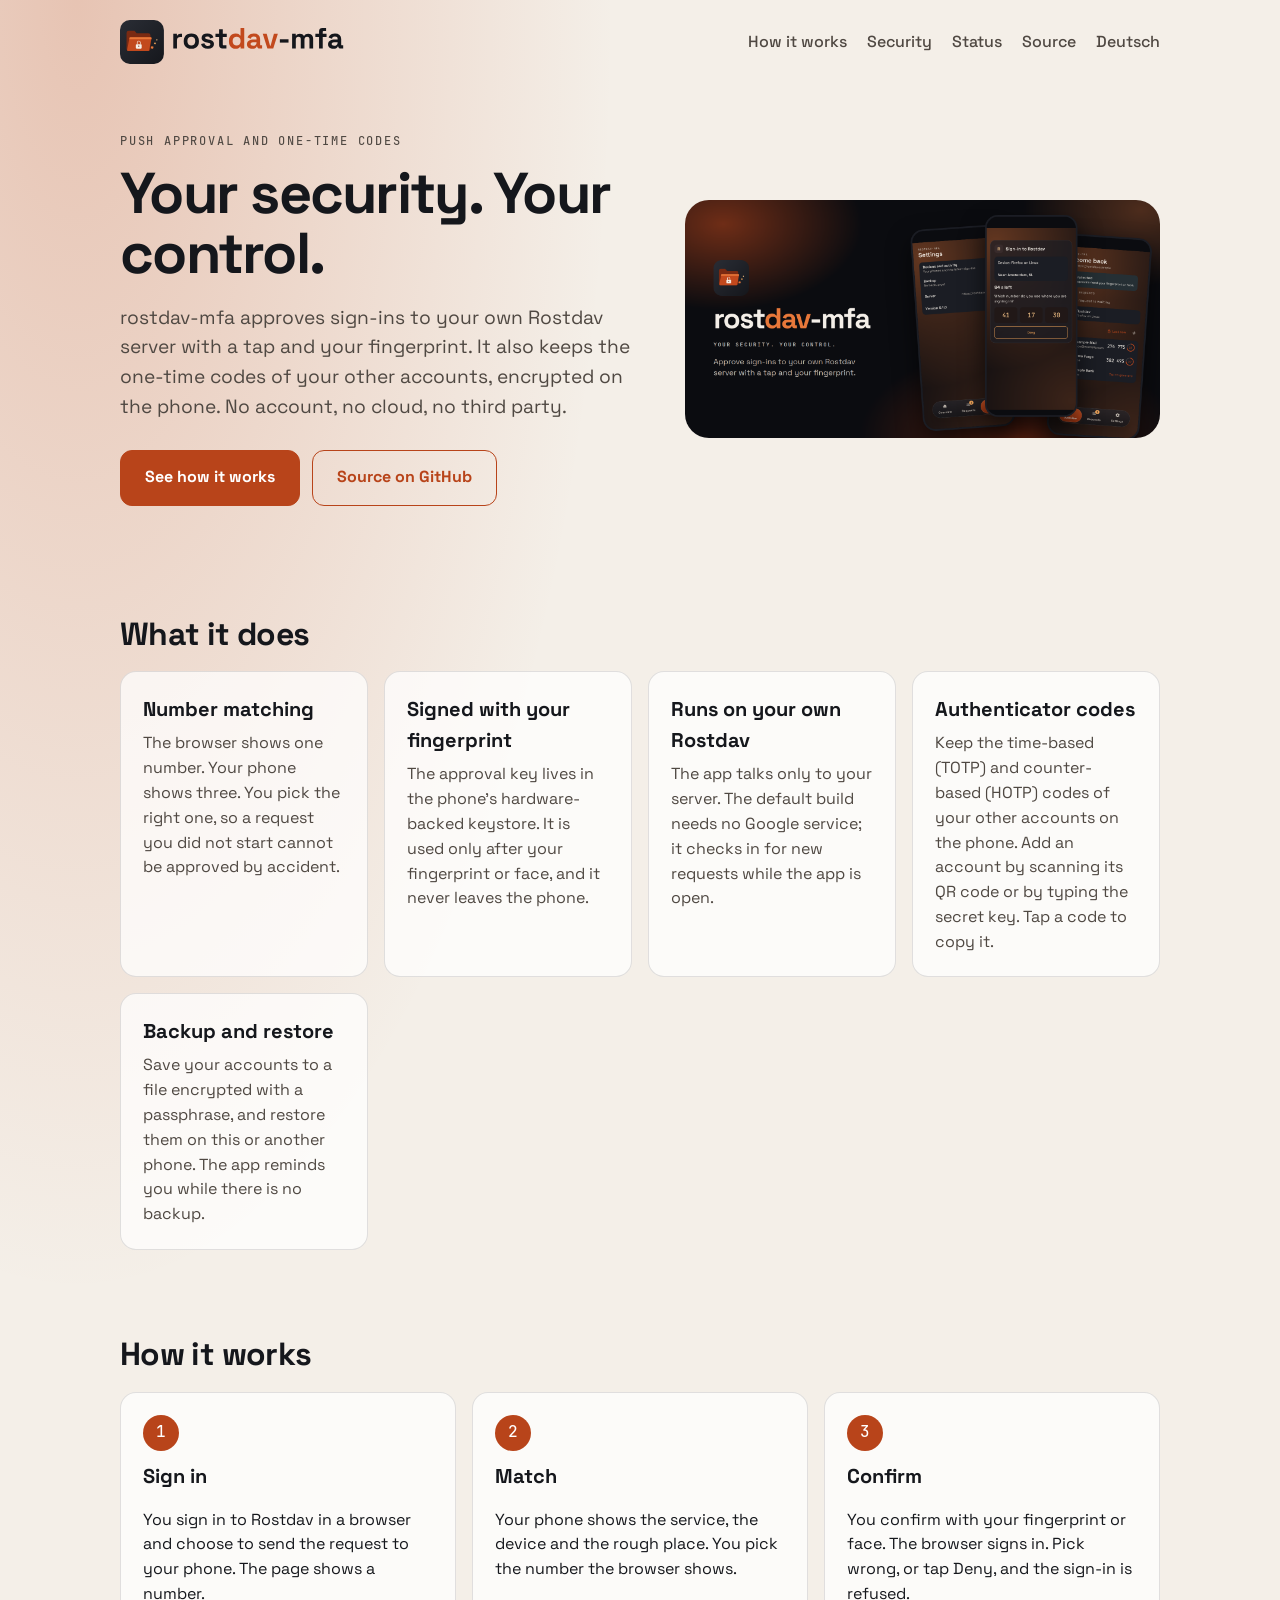
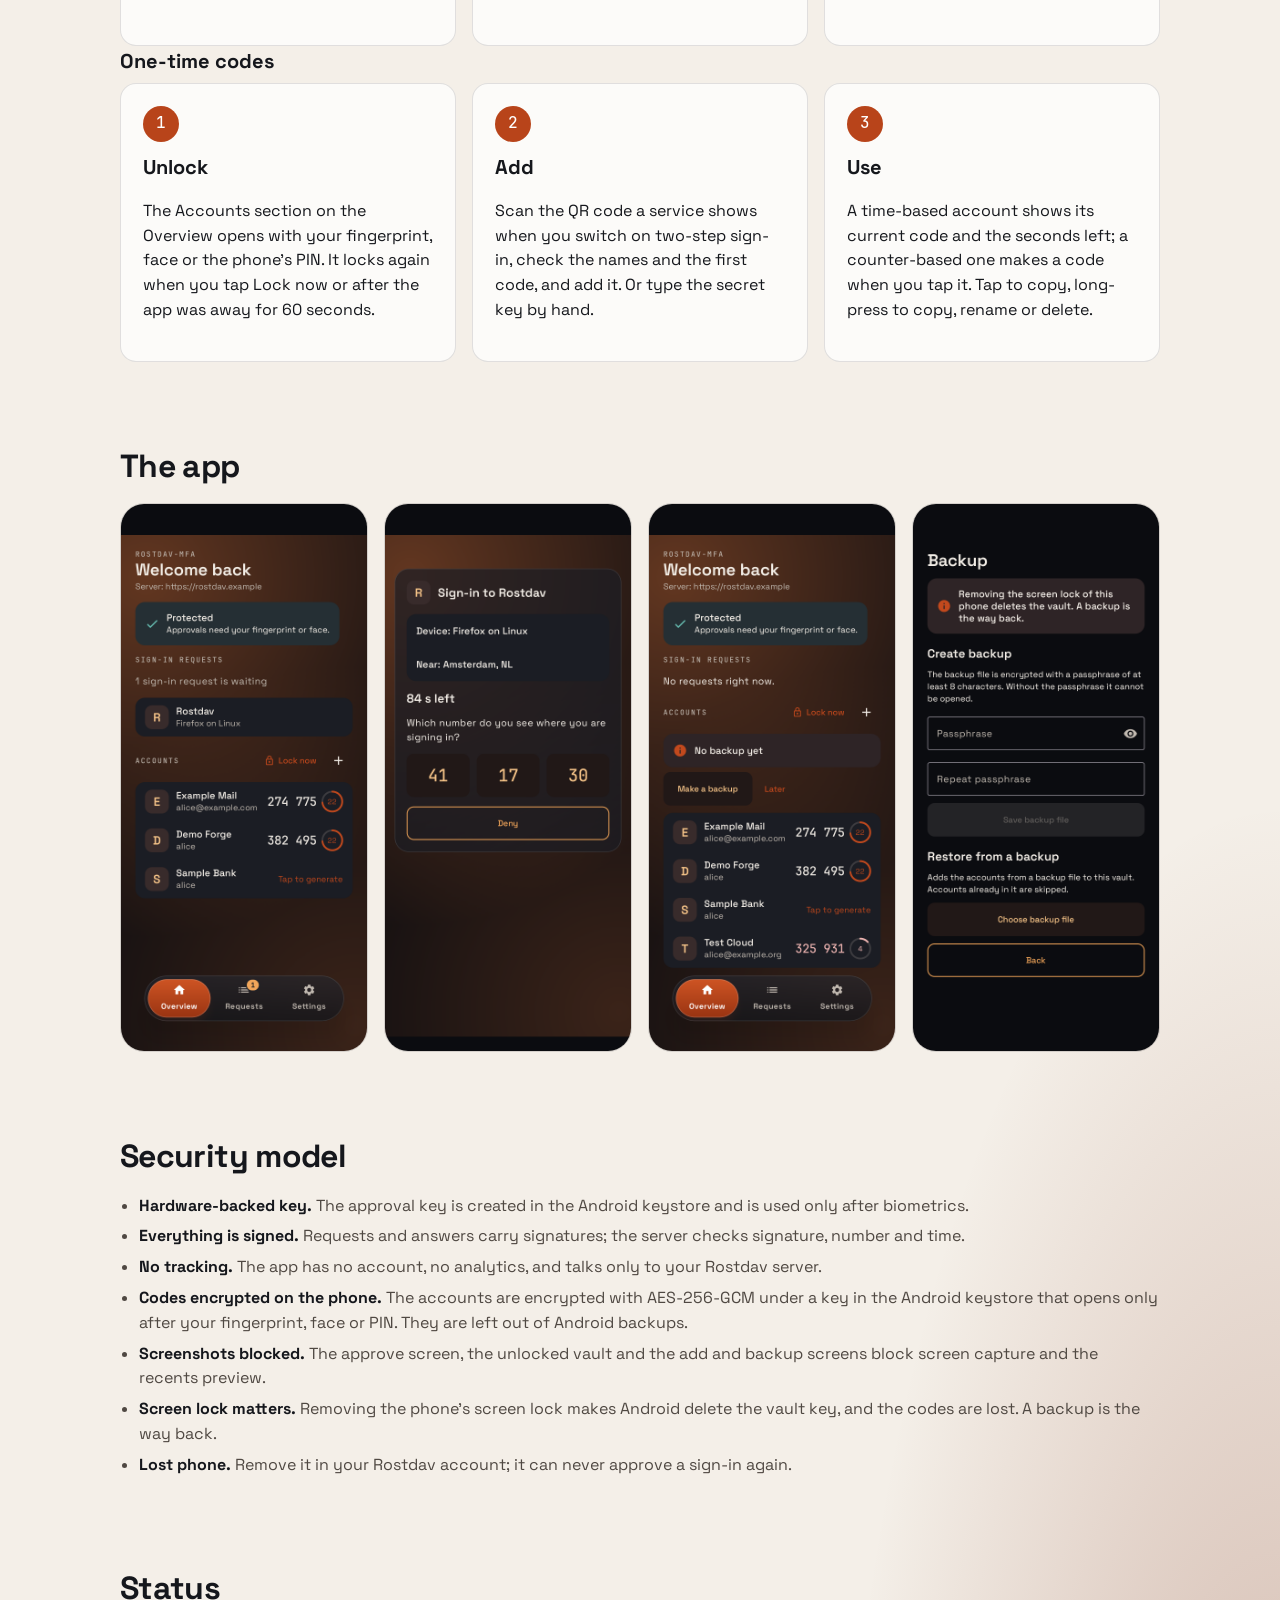
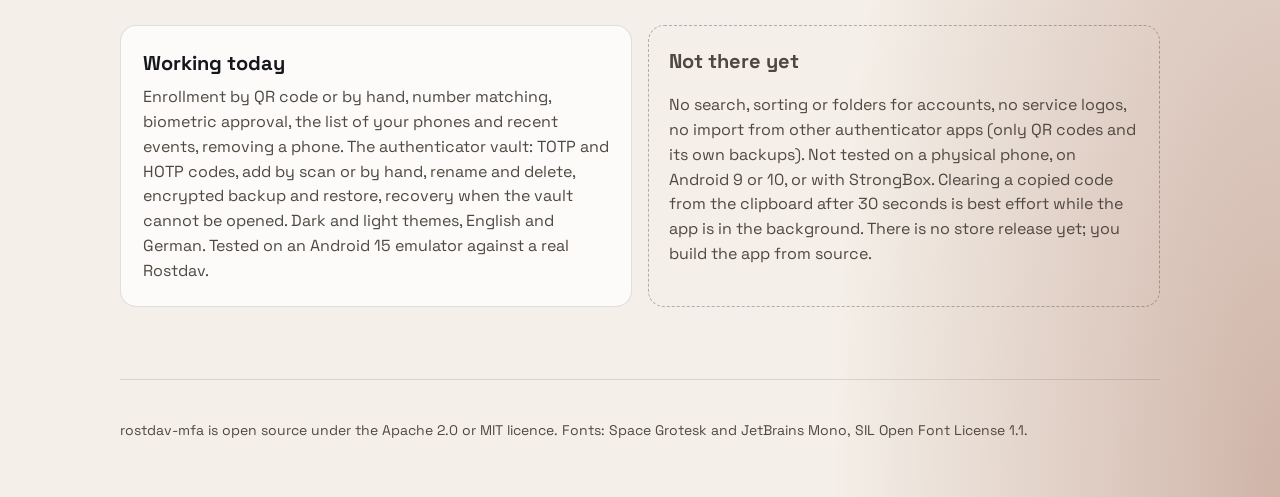
<file: site/index.html>
<!doctype html>
<html lang="en">
<head>
<meta charset="utf-8">
<meta name="viewport" content="width=device-width, initial-scale=1">
<title>rostdav-mfa: approve Rostdav sign-ins and keep your one-time codes</title>
<meta name="description" content="rostdav-mfa is a self-hosted authenticator for your own Rostdav server: approve a sign-in with a tap and your fingerprint, and keep the one-time codes of your other accounts encrypted on the phone.">
<link rel="alternate" hreflang="de" href="index.de.html">
<link rel="icon" href="assets/icon.svg" type="image/svg+xml">
<link rel="stylesheet" href="tokens.css">
<link rel="stylesheet" href="style.css">
</head>
<body>
<div class="wrap">
<header class="top">
<a href="index.html" aria-label="rostdav-mfa"><picture><source media="(prefers-color-scheme: dark)" srcset="assets/lockup-dark.svg"><img src="assets/lockup-light.svg" alt="rostdav-mfa" width="210" height="44"></picture></a>
<nav aria-label="Main"><a href="#how">How it works</a><a href="#security">Security</a><a href="#status">Status</a><a href="https://github.com/pierrejochem/rostdav-mfa">Source</a><a href="index.de.html" hreflang="de" lang="de">Deutsch</a></nav>
</header>
<main>
<div class="hero">
<div>
<div class="eyebrow">Push approval and one-time codes</div>
<h1>Your security. Your control.</h1>
<p class="lead">rostdav-mfa approves sign-ins to your own Rostdav server with a tap and your fingerprint. It also keeps the one-time codes of your other accounts, encrypted on the phone. No account, no cloud, no third party.</p>
<div class="cta"><a class="btn" href="#how">See how it works</a><a class="btn o" href="https://github.com/pierrejochem/rostdav-mfa">Source on GitHub</a></div>
</div>
<img src="assets/hero.png" alt="Three phone screens: the settings, the approve screen with three numbers, and the overview with a waiting request and one-time codes." width="1600" height="800">
</div>
<section aria-labelledby="f">
<h2 id="f">What it does</h2>
<div class="grid">
<div class="card"><h3>Number matching</h3><p>The browser shows one number. Your phone shows three. You pick the right one, so a request you did not start cannot be approved by accident.</p></div>
<div class="card"><h3>Signed with your fingerprint</h3><p>The approval key lives in the phone's hardware-backed keystore. It is used only after your fingerprint or face, and it never leaves the phone.</p></div>
<div class="card"><h3>Runs on your own Rostdav</h3><p>The app talks only to your server. The default build needs no Google service; it checks in for new requests while the app is open.</p></div>
<div class="card"><h3>Authenticator codes</h3><p>Keep the time-based (TOTP) and counter-based (HOTP) codes of your other accounts on the phone. Add an account by scanning its QR code or by typing the secret key. Tap a code to copy it.</p></div>
<div class="card"><h3>Backup and restore</h3><p>Save your accounts to a file encrypted with a passphrase, and restore them on this or another phone. The app reminds you while there is no backup.</p></div>
</div>
</section>
<section id="how" aria-labelledby="hw">
<h2 id="hw">How it works</h2>
<ol class="steps">
<li><h3>Sign in</h3><p>You sign in to Rostdav in a browser and choose to send the request to your phone. The page shows a number.</p></li>
<li><h3>Match</h3><p>Your phone shows the service, the device and the rough place. You pick the number the browser shows.</p></li>
<li><h3>Confirm</h3><p>You confirm with your fingerprint or face. The browser signs in. Pick wrong, or tap Deny, and the sign-in is refused.</p></li>
</ol>
<h3>One-time codes</h3>
<ol class="steps">
<li><h3>Unlock</h3><p>The Accounts section on the Overview opens with your fingerprint, face or the phone's PIN. It locks again when you tap Lock now or after the app was away for 60 seconds.</p></li>
<li><h3>Add</h3><p>Scan the QR code a service shows when you switch on two-step sign-in, check the names and the first code, and add it. Or type the secret key by hand.</p></li>
<li><h3>Use</h3><p>A time-based account shows its current code and the seconds left; a counter-based one makes a code when you tap it. Tap to copy, long-press to copy, rename or delete.</p></li>
</ol>
</section>
<section aria-labelledby="sc">
<h2 id="sc">The app</h2>
<div class="shots">
<img src="assets/05-overview-request-dark.png" alt="Overview with one waiting sign-in request and three accounts with their codes" width="1080" height="2400" loading="lazy">
<img src="assets/09-approve-dark.png" alt="Approve screen with three numbers to pick from" width="1080" height="2400" loading="lazy">
<img src="assets/11-accounts-dark.png" alt="The Accounts section with live codes and the reminder that there is no backup yet" width="1080" height="2400" loading="lazy">
<img src="assets/13-backup-dark.png" alt="The Backup screen: create a backup with a passphrase, or restore one" width="1080" height="2400" loading="lazy">
</div>
</section>
<section id="security" aria-labelledby="sm">
<h2 id="sm">Security model</h2>
<ul class="facts">
<li><strong>Hardware-backed key.</strong> The approval key is created in the Android keystore and is used only after biometrics.</li><li><strong>Everything is signed.</strong> Requests and answers carry signatures; the server checks signature, number and time.</li><li><strong>No tracking.</strong> The app has no account, no analytics, and talks only to your Rostdav server.</li><li><strong>Codes encrypted on the phone.</strong> The accounts are encrypted with AES-256-GCM under a key in the Android keystore that opens only after your fingerprint, face or PIN. They are left out of Android backups.</li><li><strong>Screenshots blocked.</strong> The approve screen, the unlocked vault and the add and backup screens block screen capture and the recents preview.</li><li><strong>Screen lock matters.</strong> Removing the phone's screen lock makes Android delete the vault key, and the codes are lost. A backup is the way back.</li><li><strong>Lost phone.</strong> Remove it in your Rostdav account; it can never approve a sign-in again.</li>
</ul>
</section>
<section id="status" aria-labelledby="st">
<h2 id="st">Status</h2>
<div class="grid">
<div class="card"><h3>Working today</h3><p>Enrollment by QR code or by hand, number matching, biometric approval, the list of your phones and recent events, removing a phone. The authenticator vault: TOTP and HOTP codes, add by scan or by hand, rename and delete, encrypted backup and restore, recovery when the vault cannot be opened. Dark and light themes, English and German. Tested on an Android 15 emulator against a real Rostdav.</p></div>
<div class="note"><h3>Not there yet</h3><p>No search, sorting or folders for accounts, no service logos, no import from other authenticator apps (only QR codes and its own backups). Not tested on a physical phone, on Android 9 or 10, or with StrongBox. Clearing a copied code from the clipboard after 30 seconds is best effort while the app is in the background. There is no store release yet; you build the app from source.</p></div>
</div>
</section>
</main>
<footer>rostdav-mfa is open source under the Apache 2.0 or MIT licence. Fonts: Space Grotesk and JetBrains Mono, SIL Open Font License 1.1.</footer>
</div>
</body>
</html>
</file>
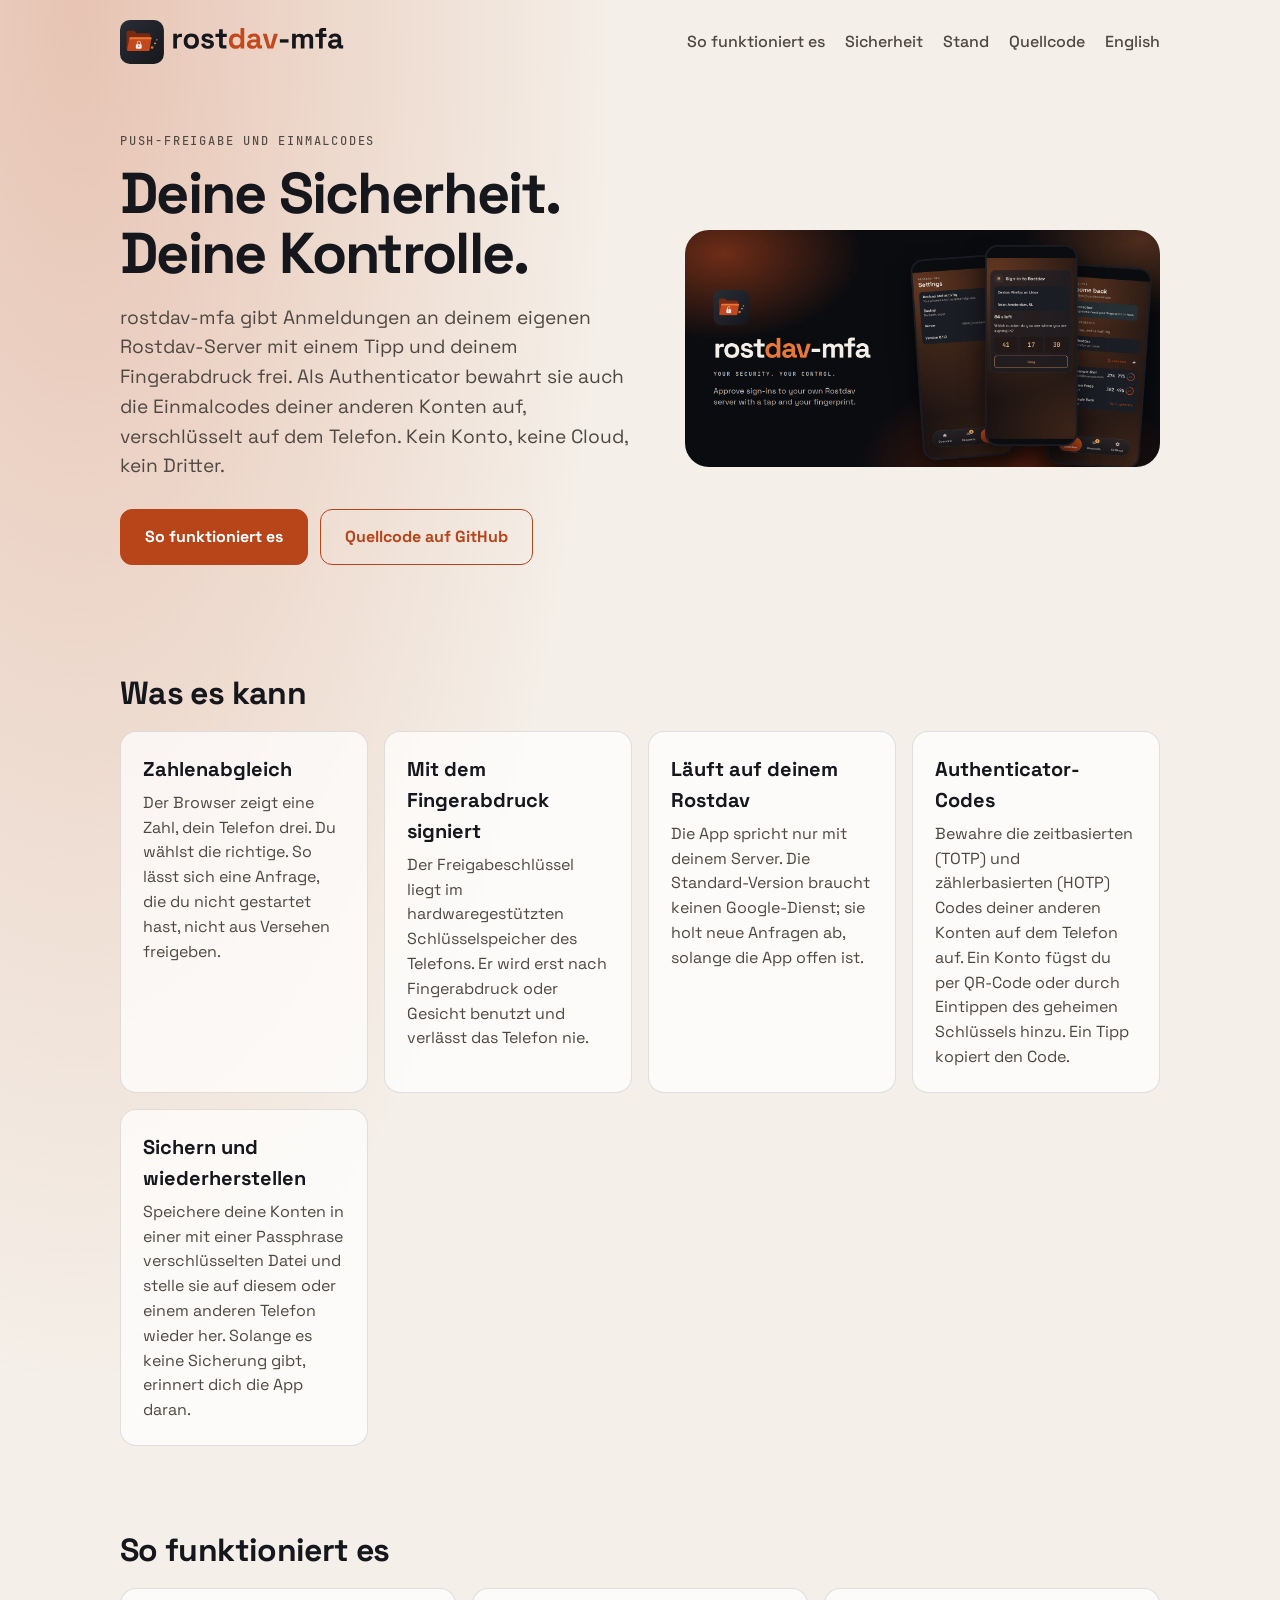
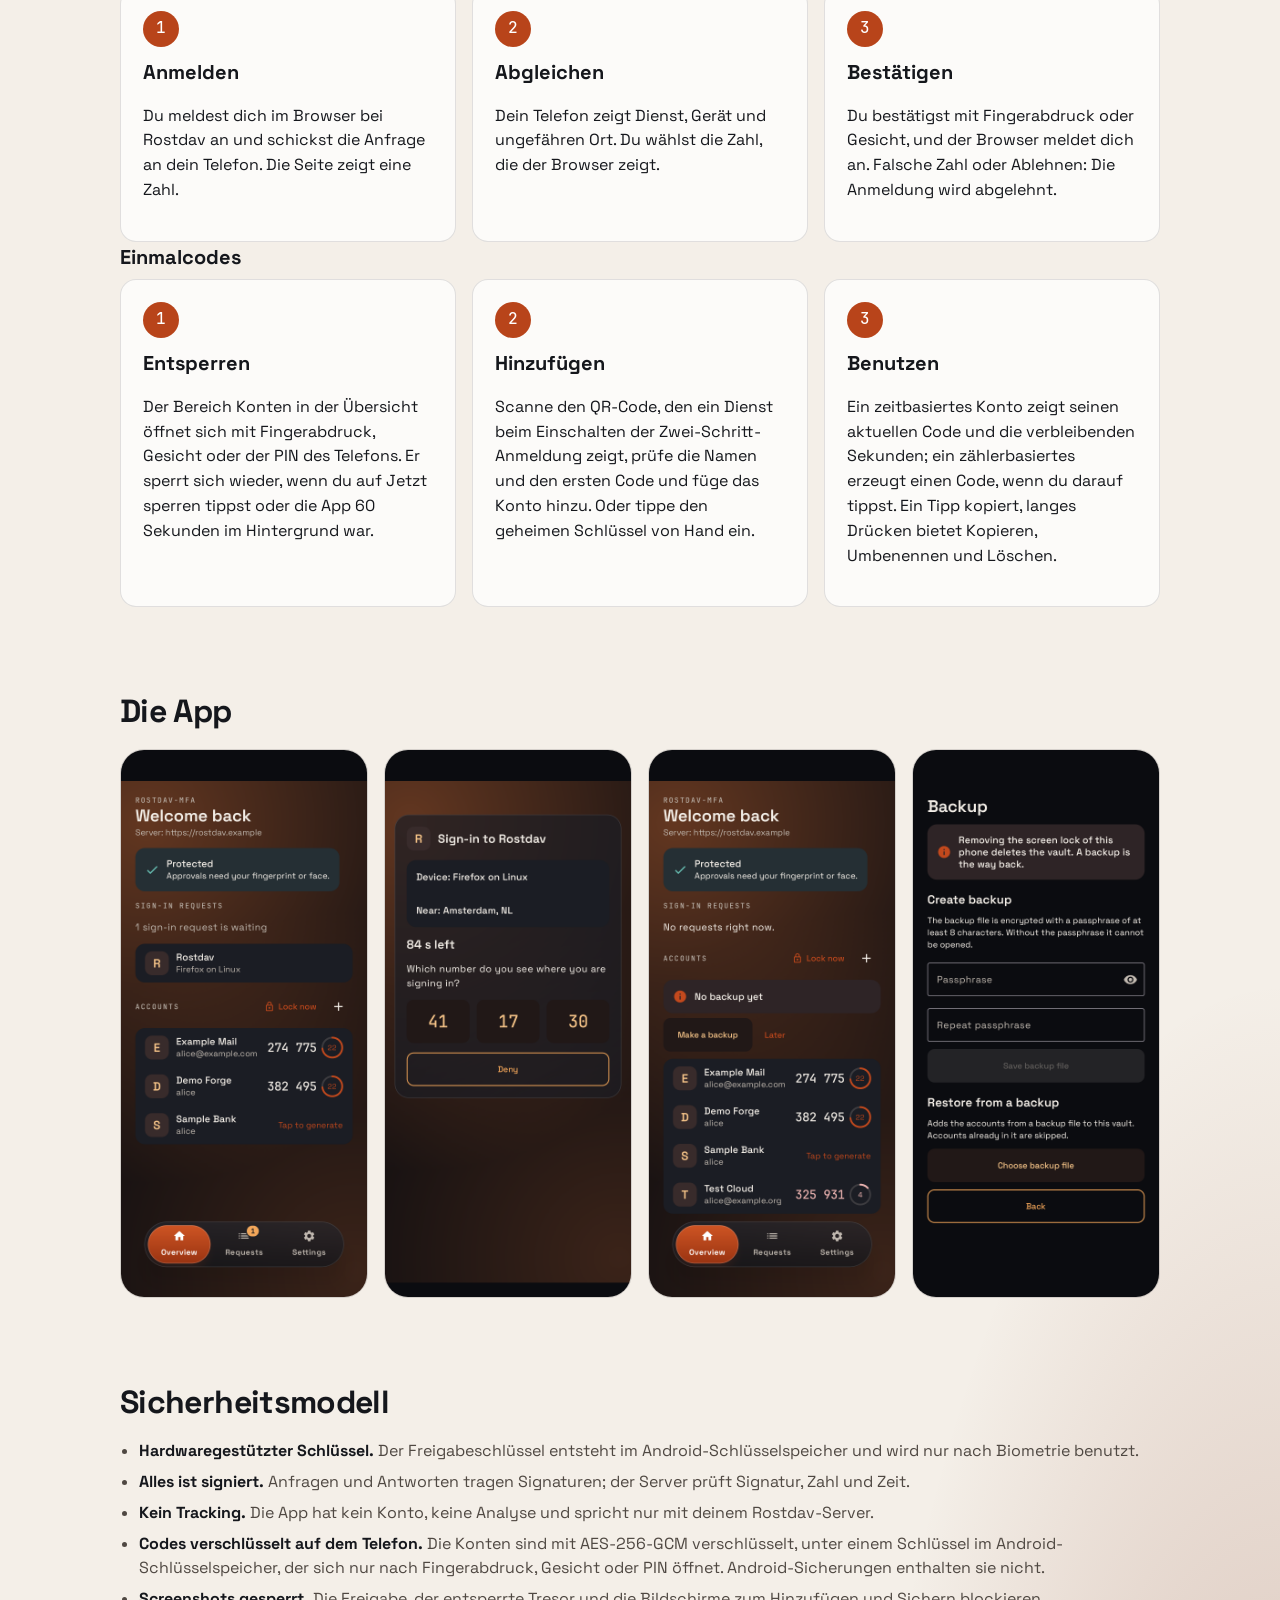
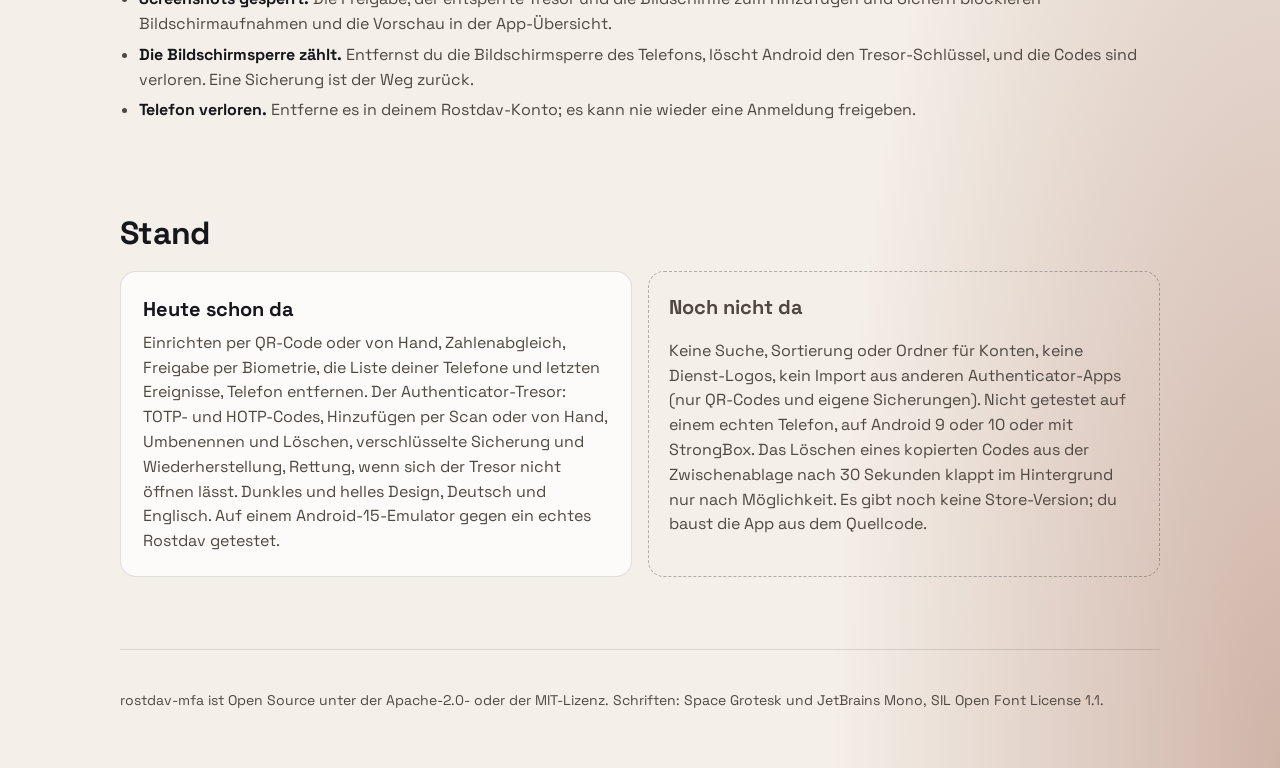
<file: site/index.de.html>
<!doctype html>
<html lang="de">
<head>
<meta charset="utf-8">
<meta name="viewport" content="width=device-width, initial-scale=1">
<title>rostdav-mfa: Rostdav-Anmeldungen freigeben und Einmalcodes aufbewahren</title>
<meta name="description" content="rostdav-mfa ist ein selbst gehosteter Authenticator für deinen eigenen Rostdav-Server: Anmeldung mit einem Tipp und deinem Fingerabdruck freigeben und die Einmalcodes deiner anderen Konten verschlüsselt auf dem Telefon aufbewahren.">
<link rel="alternate" hreflang="en" href="index.html">
<link rel="icon" href="assets/icon.svg" type="image/svg+xml">
<link rel="stylesheet" href="tokens.css">
<link rel="stylesheet" href="style.css">
</head>
<body>
<div class="wrap">
<header class="top">
<a href="index.de.html" aria-label="rostdav-mfa"><picture><source media="(prefers-color-scheme: dark)" srcset="assets/lockup-dark.svg"><img src="assets/lockup-light.svg" alt="rostdav-mfa" width="210" height="44"></picture></a>
<nav aria-label="Hauptmenü"><a href="#how">So funktioniert es</a><a href="#security">Sicherheit</a><a href="#status">Stand</a><a href="https://github.com/pierrejochem/rostdav-mfa">Quellcode</a><a href="index.html" hreflang="en" lang="en">English</a></nav>
</header>
<main>
<div class="hero">
<div>
<div class="eyebrow">Push-Freigabe und Einmalcodes</div>
<h1>Deine Sicherheit. Deine Kontrolle.</h1>
<p class="lead">rostdav-mfa gibt Anmeldungen an deinem eigenen Rostdav-Server mit einem Tipp und deinem Fingerabdruck frei. Als Authenticator bewahrt sie auch die Einmalcodes deiner anderen Konten auf, verschlüsselt auf dem Telefon. Kein Konto, keine Cloud, kein Dritter.</p>
<div class="cta"><a class="btn" href="#how">So funktioniert es</a><a class="btn o" href="https://github.com/pierrejochem/rostdav-mfa">Quellcode auf GitHub</a></div>
</div>
<img src="assets/hero.png" alt="Drei Telefon-Bildschirme: die Einstellungen, die Freigabe mit drei Zahlen und die Übersicht mit einer wartenden Anfrage und Einmalcodes." width="1600" height="800">
</div>
<section aria-labelledby="f">
<h2 id="f">Was es kann</h2>
<div class="grid">
<div class="card"><h3>Zahlenabgleich</h3><p>Der Browser zeigt eine Zahl, dein Telefon drei. Du wählst die richtige. So lässt sich eine Anfrage, die du nicht gestartet hast, nicht aus Versehen freigeben.</p></div>
<div class="card"><h3>Mit dem Fingerabdruck signiert</h3><p>Der Freigabeschlüssel liegt im hardwaregestützten Schlüsselspeicher des Telefons. Er wird erst nach Fingerabdruck oder Gesicht benutzt und verlässt das Telefon nie.</p></div>
<div class="card"><h3>Läuft auf deinem Rostdav</h3><p>Die App spricht nur mit deinem Server. Die Standard-Version braucht keinen Google-Dienst; sie holt neue Anfragen ab, solange die App offen ist.</p></div>
<div class="card"><h3>Authenticator-Codes</h3><p>Bewahre die zeitbasierten (TOTP) und zählerbasierten (HOTP) Codes deiner anderen Konten auf dem Telefon auf. Ein Konto fügst du per QR-Code oder durch Eintippen des geheimen Schlüssels hinzu. Ein Tipp kopiert den Code.</p></div>
<div class="card"><h3>Sichern und wiederherstellen</h3><p>Speichere deine Konten in einer mit einer Passphrase verschlüsselten Datei und stelle sie auf diesem oder einem anderen Telefon wieder her. Solange es keine Sicherung gibt, erinnert dich die App daran.</p></div>
</div>
</section>
<section id="how" aria-labelledby="hw">
<h2 id="hw">So funktioniert es</h2>
<ol class="steps">
<li><h3>Anmelden</h3><p>Du meldest dich im Browser bei Rostdav an und schickst die Anfrage an dein Telefon. Die Seite zeigt eine Zahl.</p></li>
<li><h3>Abgleichen</h3><p>Dein Telefon zeigt Dienst, Gerät und ungefähren Ort. Du wählst die Zahl, die der Browser zeigt.</p></li>
<li><h3>Bestätigen</h3><p>Du bestätigst mit Fingerabdruck oder Gesicht, und der Browser meldet dich an. Falsche Zahl oder Ablehnen: Die Anmeldung wird abgelehnt.</p></li>
</ol>
<h3>Einmalcodes</h3>
<ol class="steps">
<li><h3>Entsperren</h3><p>Der Bereich Konten in der Übersicht öffnet sich mit Fingerabdruck, Gesicht oder der PIN des Telefons. Er sperrt sich wieder, wenn du auf Jetzt sperren tippst oder die App 60 Sekunden im Hintergrund war.</p></li>
<li><h3>Hinzufügen</h3><p>Scanne den QR-Code, den ein Dienst beim Einschalten der Zwei-Schritt-Anmeldung zeigt, prüfe die Namen und den ersten Code und füge das Konto hinzu. Oder tippe den geheimen Schlüssel von Hand ein.</p></li>
<li><h3>Benutzen</h3><p>Ein zeitbasiertes Konto zeigt seinen aktuellen Code und die verbleibenden Sekunden; ein zählerbasiertes erzeugt einen Code, wenn du darauf tippst. Ein Tipp kopiert, langes Drücken bietet Kopieren, Umbenennen und Löschen.</p></li>
</ol>
</section>
<section aria-labelledby="sc">
<h2 id="sc">Die App</h2>
<div class="shots">
<img src="assets/05-overview-request-dark.png" alt="Übersicht mit einer wartenden Anmeldeanfrage und drei Konten mit ihren Codes" width="1080" height="2400" loading="lazy">
<img src="assets/09-approve-dark.png" alt="Freigabe mit drei Zahlen zur Auswahl" width="1080" height="2400" loading="lazy">
<img src="assets/11-accounts-dark.png" alt="Der Bereich Konten mit laufenden Codes und dem Hinweis, dass es noch keine Sicherung gibt" width="1080" height="2400" loading="lazy">
<img src="assets/13-backup-dark.png" alt="Der Sicherungs-Bildschirm: Sicherung mit Passphrase erstellen oder wiederherstellen" width="1080" height="2400" loading="lazy">
</div>
</section>
<section id="security" aria-labelledby="sm">
<h2 id="sm">Sicherheitsmodell</h2>
<ul class="facts">
<li><strong>Hardwaregestützter Schlüssel.</strong> Der Freigabeschlüssel entsteht im Android-Schlüsselspeicher und wird nur nach Biometrie benutzt.</li><li><strong>Alles ist signiert.</strong> Anfragen und Antworten tragen Signaturen; der Server prüft Signatur, Zahl und Zeit.</li><li><strong>Kein Tracking.</strong> Die App hat kein Konto, keine Analyse und spricht nur mit deinem Rostdav-Server.</li><li><strong>Codes verschlüsselt auf dem Telefon.</strong> Die Konten sind mit AES-256-GCM verschlüsselt, unter einem Schlüssel im Android-Schlüsselspeicher, der sich nur nach Fingerabdruck, Gesicht oder PIN öffnet. Android-Sicherungen enthalten sie nicht.</li><li><strong>Screenshots gesperrt.</strong> Die Freigabe, der entsperrte Tresor und die Bildschirme zum Hinzufügen und Sichern blockieren Bildschirmaufnahmen und die Vorschau in der App-Übersicht.</li><li><strong>Die Bildschirmsperre zählt.</strong> Entfernst du die Bildschirmsperre des Telefons, löscht Android den Tresor-Schlüssel, und die Codes sind verloren. Eine Sicherung ist der Weg zurück.</li><li><strong>Telefon verloren.</strong> Entferne es in deinem Rostdav-Konto; es kann nie wieder eine Anmeldung freigeben.</li>
</ul>
</section>
<section id="status" aria-labelledby="st">
<h2 id="st">Stand</h2>
<div class="grid">
<div class="card"><h3>Heute schon da</h3><p>Einrichten per QR-Code oder von Hand, Zahlenabgleich, Freigabe per Biometrie, die Liste deiner Telefone und letzten Ereignisse, Telefon entfernen. Der Authenticator-Tresor: TOTP- und HOTP-Codes, Hinzufügen per Scan oder von Hand, Umbenennen und Löschen, verschlüsselte Sicherung und Wiederherstellung, Rettung, wenn sich der Tresor nicht öffnen lässt. Dunkles und helles Design, Deutsch und Englisch. Auf einem Android-15-Emulator gegen ein echtes Rostdav getestet.</p></div>
<div class="note"><h3>Noch nicht da</h3><p>Keine Suche, Sortierung oder Ordner für Konten, keine Dienst-Logos, kein Import aus anderen Authenticator-Apps (nur QR-Codes und eigene Sicherungen). Nicht getestet auf einem echten Telefon, auf Android 9 oder 10 oder mit StrongBox. Das Löschen eines kopierten Codes aus der Zwischenablage nach 30 Sekunden klappt im Hintergrund nur nach Möglichkeit. Es gibt noch keine Store-Version; du baust die App aus dem Quellcode.</p></div>
</div>
</section>
</main>
<footer>rostdav-mfa ist Open Source unter der Apache-2.0- oder der MIT-Lizenz. Schriften: Space Grotesk und JetBrains Mono, SIL Open Font License 1.1.</footer>
</div>
</body>
</html>
</file>
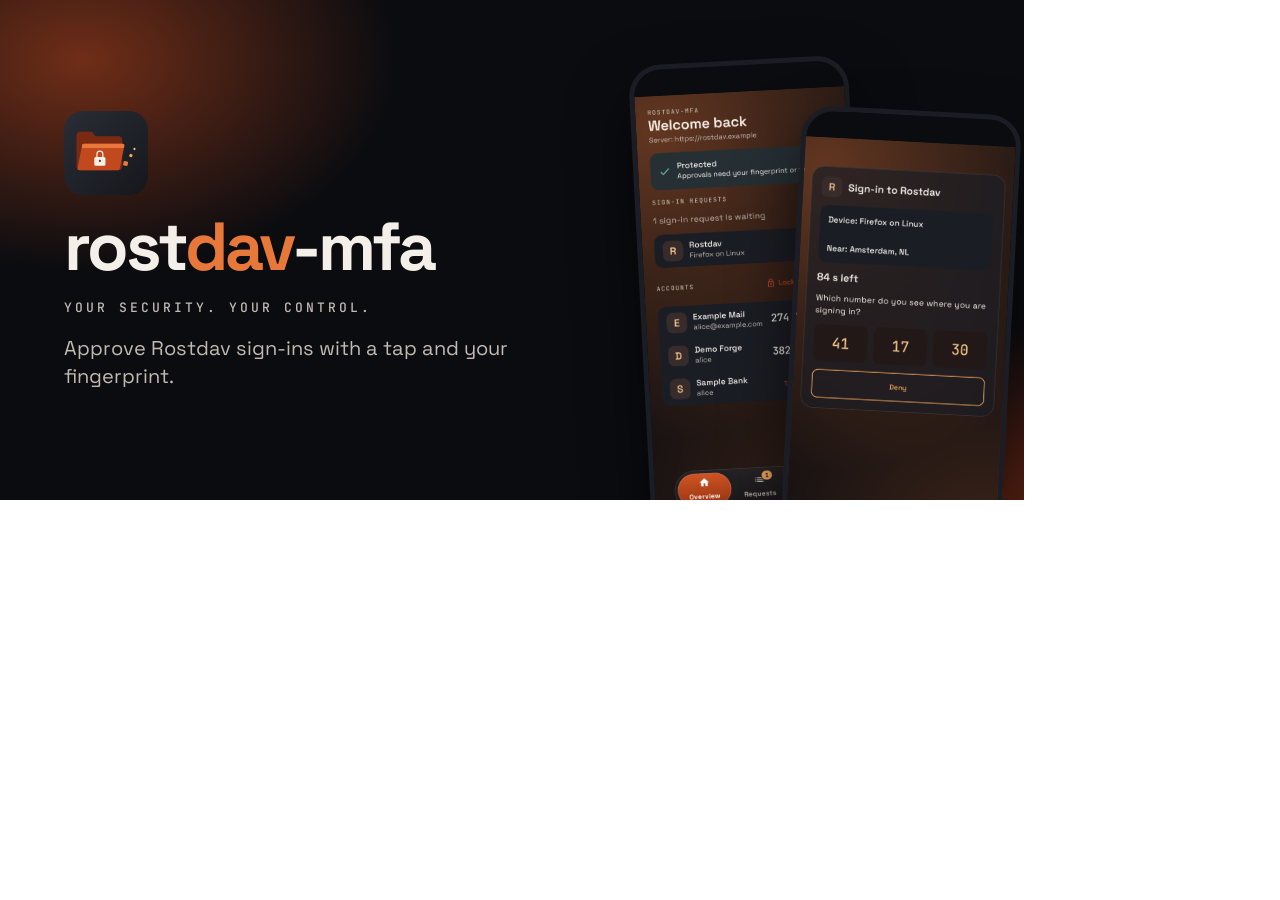
<file: brand/store/feature-graphic.html>
<!doctype html>
<html lang="en"><head><meta charset="utf-8"><title>rostdav-mfa feature graphic</title>
<link rel="stylesheet" href="https://fonts.googleapis.com/css2?family=Space+Grotesk:wght@400;700&family=JetBrains+Mono:wght@500&display=swap">
<style>
body{margin:0}
.g{width:1024px;height:500px;position:relative;overflow:hidden;color:#F4EFE8;font-family:'Space Grotesk',sans-serif;background:radial-gradient(44% 60% at 8% 12%,rgba(194,73,29,.55),transparent 70%),radial-gradient(40% 50% at 96% 100%,rgba(122,42,18,.75),transparent 70%),#0B0C10}
.copy{position:absolute;left:64px;top:0;bottom:0;display:flex;flex-direction:column;justify-content:center;gap:18px;width:520px}
.word{font-size:68px;font-weight:700;letter-spacing:-3px;line-height:1}.word i{font-style:normal;color:#E8783A}
.claim{font:500 13px 'JetBrains Mono',monospace;letter-spacing:3px;text-transform:uppercase;color:#C2BAB1}
.sub{font-size:20px;line-height:1.4;color:#C2BAB1}
.ph{position:absolute;width:210px;border-radius:32px;border:5px solid #1B1D24;box-shadow:0 30px 60px rgba(0,0,0,.6);overflow:hidden}.ph img{display:block;width:100%}
</style></head><body>
<div class="g">
<div class="copy"><img src="../logo/icon.svg" width="84" height="84" alt="rostdav-mfa icon"><div class="word"><span>rost</span><i>dav</i><span>-mfa</span></div><div class="claim">Your security. Your control.</div><div class="sub">Approve Rostdav sign-ins with a tap and your fingerprint.</div></div>
<div class="ph" style="left:640px;top:60px;transform:rotate(-3deg)"><img src="../../media/05-overview-request-dark.png" alt="Overview"></div>
<div class="ph" style="left:790px;top:110px;transform:rotate(3deg)"><img src="../../media/09-approve-dark.png" alt="Approve"></div>
</div>
</body></html>
</file>
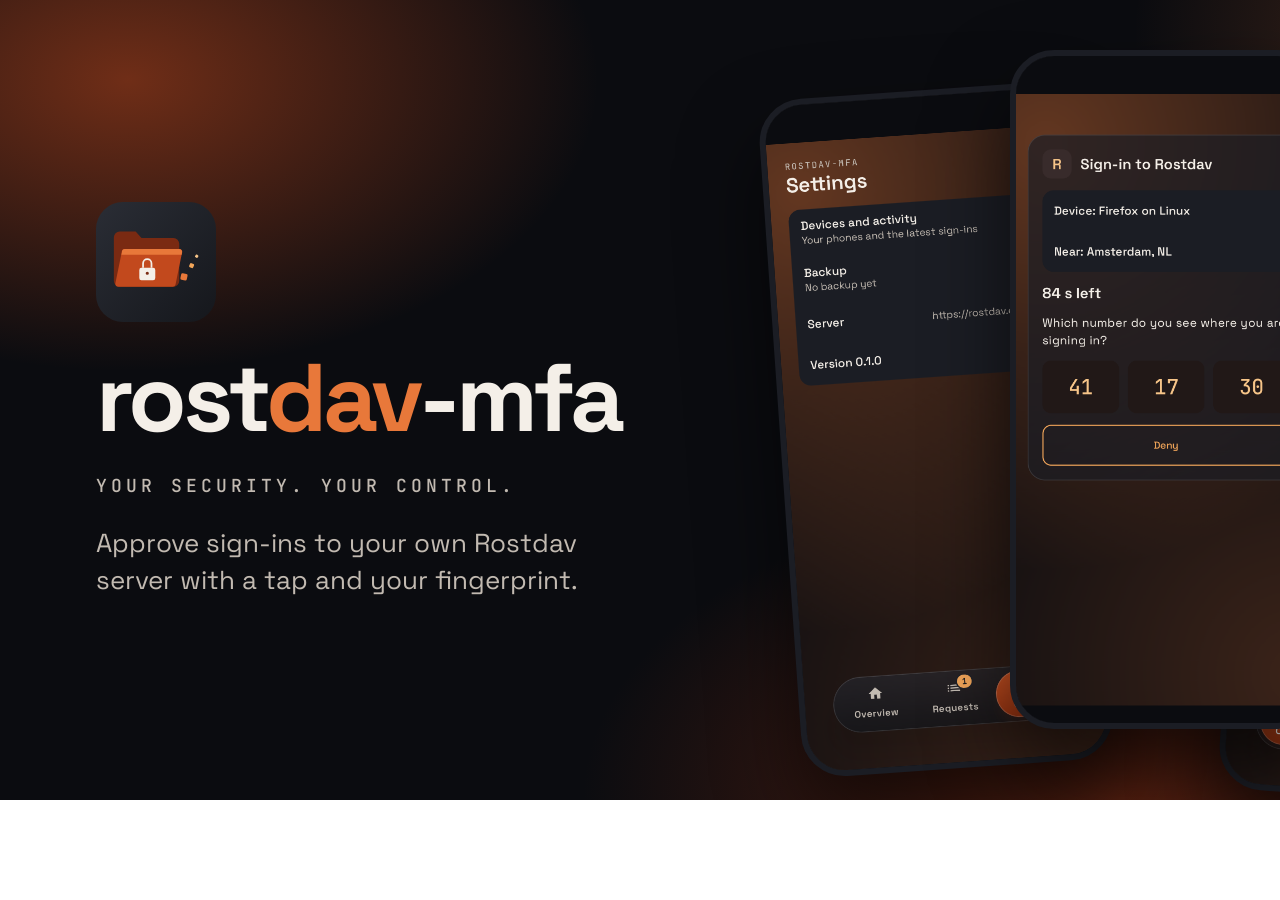
<file: brand/store/hero.html>
<!doctype html>
<html lang="en"><head><meta charset="utf-8"><title>rostdav-mfa hero</title>
<link rel="stylesheet" href="https://fonts.googleapis.com/css2?family=Space+Grotesk:wght@400;700&family=JetBrains+Mono:wght@500&display=swap">
<style>
body{margin:0}
.hero{width:1600px;height:800px;position:relative;overflow:hidden;color:#F4EFE8;font-family:'Space Grotesk',sans-serif;background:radial-gradient(42% 52% at 8% 10%,rgba(194,73,29,.55),transparent 70%),radial-gradient(36% 46% at 96% 4%,rgba(232,120,58,.30),transparent 70%),radial-gradient(48% 56% at 70% 100%,rgba(122,42,18,.7),transparent 70%),#0B0C10}
.copy{position:absolute;left:96px;top:0;bottom:0;width:640px;display:flex;flex-direction:column;justify-content:center;gap:28px}
.word{font-size:96px;font-weight:700;letter-spacing:-4px;line-height:1}
.word i{font-style:normal;color:#E8783A}
.claim{font:500 18px 'JetBrains Mono',monospace;letter-spacing:4px;text-transform:uppercase;color:#C2BAB1}
.sub{font-size:26px;line-height:1.4;color:#C2BAB1;max-width:560px}
.phone{position:absolute;width:300px;border-radius:44px;border:6px solid #1B1D24;box-shadow:0 40px 80px rgba(0,0,0,.6),inset 0 0 0 1px rgba(255,255,255,.12);overflow:hidden;background:#0B0C10}
.phone img{display:block;width:100%}
</style></head><body>
<div class="hero">
<div class="copy">
<svg width="120" height="120" viewBox="0 0 512 512" aria-label="rostdav-mfa icon"><image href="../logo/icon.svg" width="512" height="512"/></svg>
<div class="word"><span>rost</span><i>dav</i><span>-mfa</span></div>
<div class="claim">Your security. Your control.</div>
<div class="sub">Approve sign-ins to your own Rostdav server with a tap and your fingerprint.</div>
</div>
<div class="phone" style="left:780px;top:90px;transform:rotate(-4deg)"><img src="../../media/07-settings-dark.png" alt="Settings"></div>
<div class="phone" style="left:1010px;top:50px;z-index:2"><img src="../../media/09-approve-dark.png" alt="Approve a sign-in"></div>
<div class="phone" style="left:1240px;top:120px;transform:rotate(4deg);z-index:1"><img src="../../media/05-overview-request-dark.png" alt="Overview"></div>
</div>
</body></html>
</file>
<file: site/tokens.css>
/* Generated by brand/generate.py from brand/tokens.json. Do not edit. */
:root {
  --rost-500: #C2491D;
  --rost-600: #B8441A;
  --rost-700: #7A2A12;
  --action: #B8441A;
  --on-action: #FFFFFF;
  --ink: #15171C;
  --slate: #4F4842;
  --paper: #F4EFE8;
  --surface: #FFFFFF;
  --ok: #1F5F5A;
  --danger: #B3261E;
  --mark-start: #E8783A;
  --mark-end: #C2491D;
  --icon-start: #2A2D35;
  --icon-end: #15171C;
  --tab-start: #CF5524;
  --tab-end: #9A3412;
  --radius-chip: 12px;
  --radius-card: 16px;
  --radius-sheet: 24px;
  --radius-button: 12px;
  --size-headline: 28px;
  --size-title: 20px;
  --size-body: 16px;
  --size-label: 14px;
  --size-caption: 12px;
}
@media (prefers-color-scheme: dark) {
  :root {
    --rost-500: #E8783A;
    --rost-600: #F2A65A;
    --rost-700: #F7C589;
    --action: #C2491D;
    --on-action: #FFFFFF;
    --ink: #F4EFE8;
    --slate: #C2BAB1;
    --paper: #0B0C10;
    --surface: #1B1D24;
    --ok: #6CC7BA;
    --danger: #F2B8B5;
  }
}
</file>
<file: site/style.css>
@font-face{font-family:"Space Grotesk";font-weight:400;src:url("assets/fonts/space_grotesk_regular.ttf") format("truetype");font-display:swap}
@font-face{font-family:"Space Grotesk";font-weight:500;src:url("assets/fonts/space_grotesk_medium.ttf") format("truetype");font-display:swap}
@font-face{font-family:"Space Grotesk";font-weight:600;src:url("assets/fonts/space_grotesk_semibold.ttf") format("truetype");font-display:swap}
@font-face{font-family:"Space Grotesk";font-weight:700;src:url("assets/fonts/space_grotesk_bold.ttf") format("truetype");font-display:swap}
@font-face{font-family:"JetBrains Mono";font-weight:500;src:url("assets/fonts/jetbrains_mono_medium.ttf") format("truetype");font-display:swap}

*{box-sizing:border-box}
html{-webkit-text-size-adjust:100%}
body{margin:0;color:var(--ink);font-family:"Space Grotesk",system-ui,sans-serif;font-size:var(--size-body);line-height:1.55;
  background:radial-gradient(60% 50% at 6% 0%,color-mix(in srgb,var(--rost-500) 26%,transparent),transparent 70%),radial-gradient(50% 50% at 100% 100%,color-mix(in srgb,var(--rost-700) 30%,transparent),transparent 70%),var(--paper)}
a{color:var(--rost-600)}
a:focus-visible,.btn:focus-visible{outline:3px solid var(--rost-500);outline-offset:3px}
img{max-width:100%;height:auto}
.wrap{max-width:1080px;margin:0 auto;padding:0 20px}
header.top{display:flex;align-items:center;justify-content:space-between;gap:16px;padding:20px 0;flex-wrap:wrap}
header.top img{display:block;height:44px;width:auto}
header.top nav{display:flex;gap:20px;align-items:center;flex-wrap:wrap}
header.top nav a{color:var(--slate);text-decoration:none;font-weight:500}
header.top nav a:hover{color:var(--ink)}
.eyebrow{font-family:"JetBrains Mono",ui-monospace,monospace;font-size:var(--size-caption);letter-spacing:.15em;text-transform:uppercase;color:var(--slate)}
.hero{display:grid;grid-template-columns:1.05fr .95fr;gap:40px;align-items:center;padding:48px 0 64px}
h1{margin:12px 0 16px;font-size:clamp(2.2rem,5vw,3.6rem);line-height:1.05;letter-spacing:-.03em}
h2{margin:0 0 12px;font-size:clamp(1.5rem,3vw,2rem);letter-spacing:-.02em}
h3{margin:0 0 6px;font-size:var(--size-title)}
.lead{font-size:1.2rem;color:var(--slate);max-width:34em}
.cta{display:flex;gap:12px;flex-wrap:wrap;margin-top:28px}
.btn{display:inline-flex;align-items:center;justify-content:center;min-height:56px;padding:0 24px;border-radius:var(--radius-button);background:var(--action);color:var(--on-action);font-weight:700;text-decoration:none;border:1.5px solid var(--action)}
.btn.o{background:transparent;color:var(--rost-600);border-color:var(--rost-600)}
.hero img{border-radius:var(--radius-sheet);display:block;width:100%}
section{padding:40px 0}
.grid{display:grid;grid-template-columns:repeat(auto-fit,minmax(240px,1fr));gap:16px}
.card{padding:22px;border-radius:var(--radius-card);background:color-mix(in srgb,var(--surface) 72%,transparent);border:1px solid color-mix(in srgb,var(--ink) 12%,transparent)}
.card p{margin:0;color:var(--slate)}
ol.steps{margin:0;padding:0;list-style:none;counter-reset:s;display:grid;gap:16px;grid-template-columns:repeat(auto-fit,minmax(240px,1fr))}
ol.steps li{counter-increment:s;padding:22px;border-radius:var(--radius-card);background:color-mix(in srgb,var(--surface) 72%,transparent);border:1px solid color-mix(in srgb,var(--ink) 12%,transparent)}
ol.steps li::before{content:counter(s);display:inline-flex;width:36px;height:36px;border-radius:50%;align-items:center;justify-content:center;margin-bottom:10px;background:var(--action);color:var(--on-action);font-family:"JetBrains Mono",monospace;font-weight:500}
ul.facts{margin:0;padding-left:1.2em;color:var(--slate)}
ul.facts li{margin:6px 0}
ul.facts strong{color:var(--ink)}
.shots{display:grid;grid-template-columns:repeat(4,1fr);gap:16px}
.shots img{border-radius:var(--radius-sheet);border:1px solid color-mix(in srgb,var(--ink) 14%,transparent);display:block;width:100%}
.note{padding:20px;border-radius:var(--radius-card);border:1.5px dashed color-mix(in srgb,var(--ink) 30%,transparent);color:var(--slate)}
footer{padding:40px 0 56px;color:var(--slate);font-size:var(--size-label);border-top:1px solid color-mix(in srgb,var(--ink) 12%,transparent);margin-top:32px}
@media (max-width:820px){.hero{grid-template-columns:1fr;padding-top:24px}.shots{grid-template-columns:repeat(2,1fr)}}
@media (max-width:420px){header.top nav{gap:12px}}
</file>
